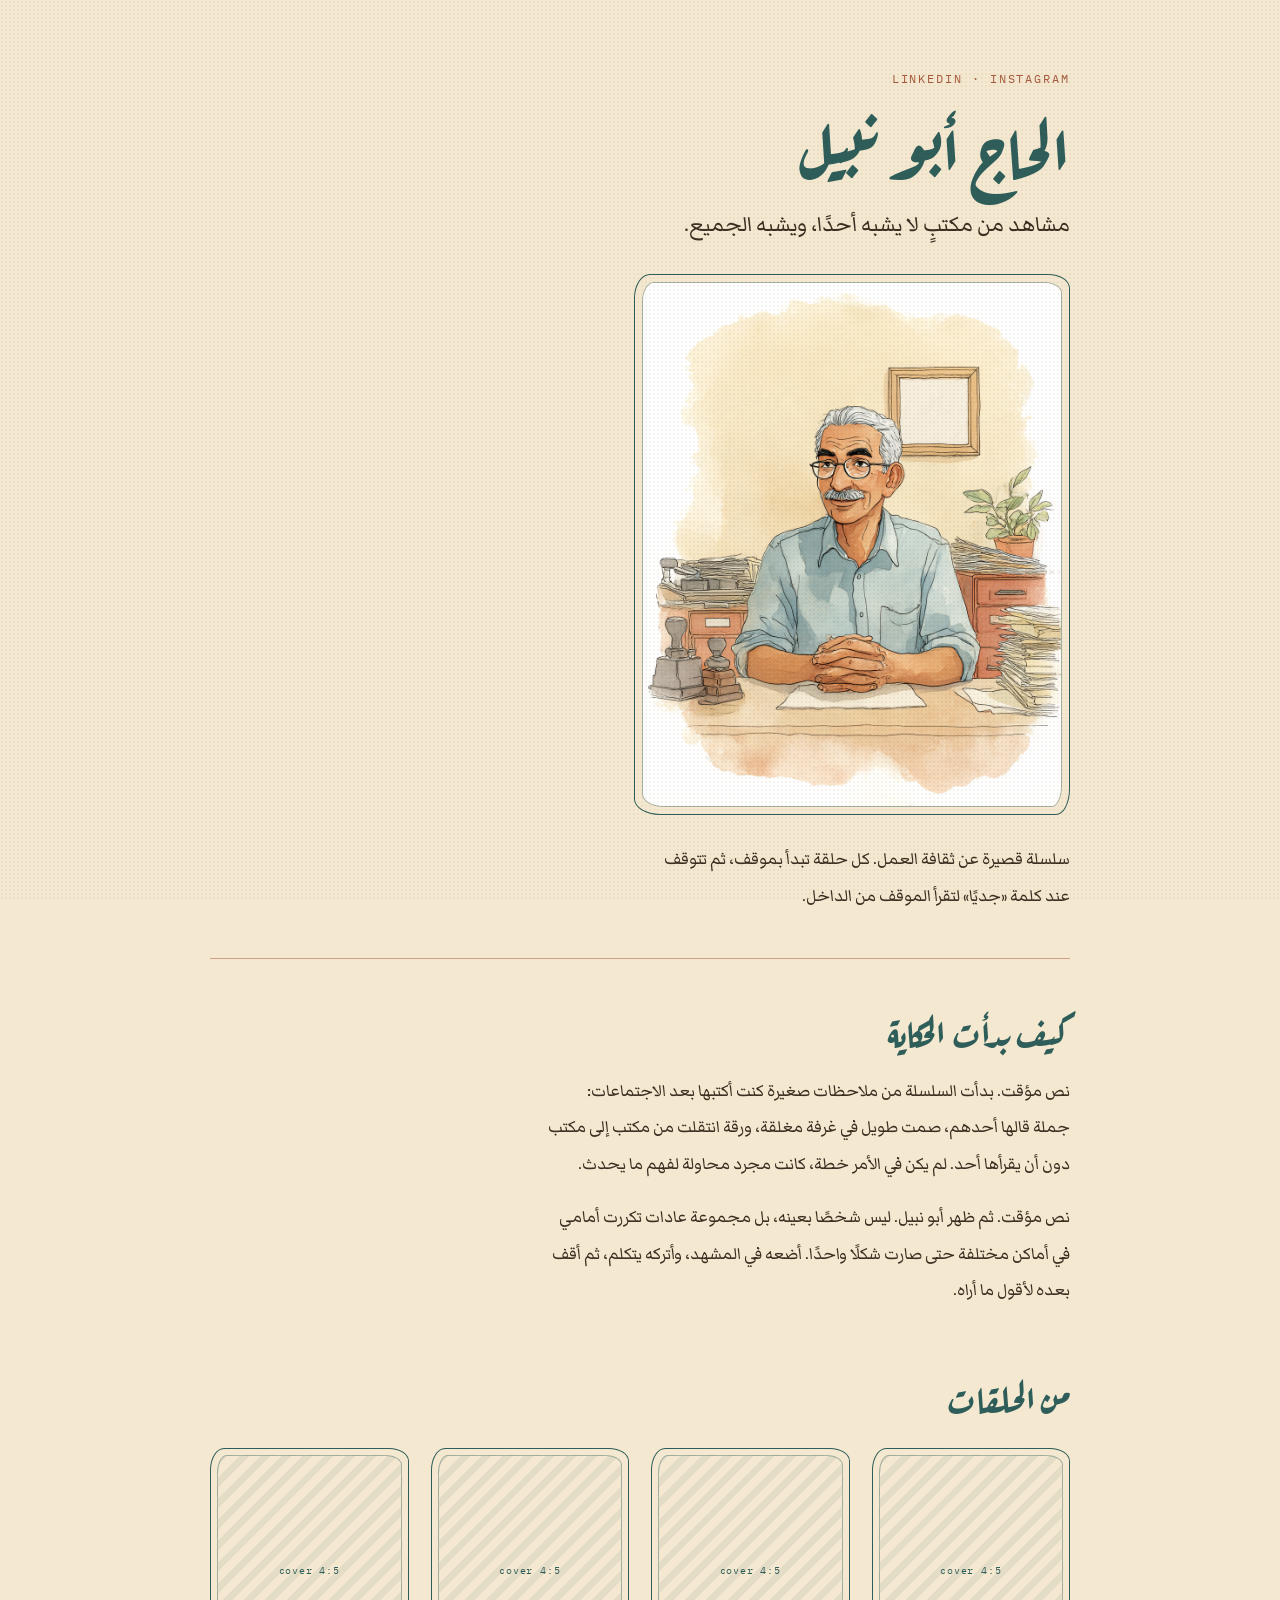
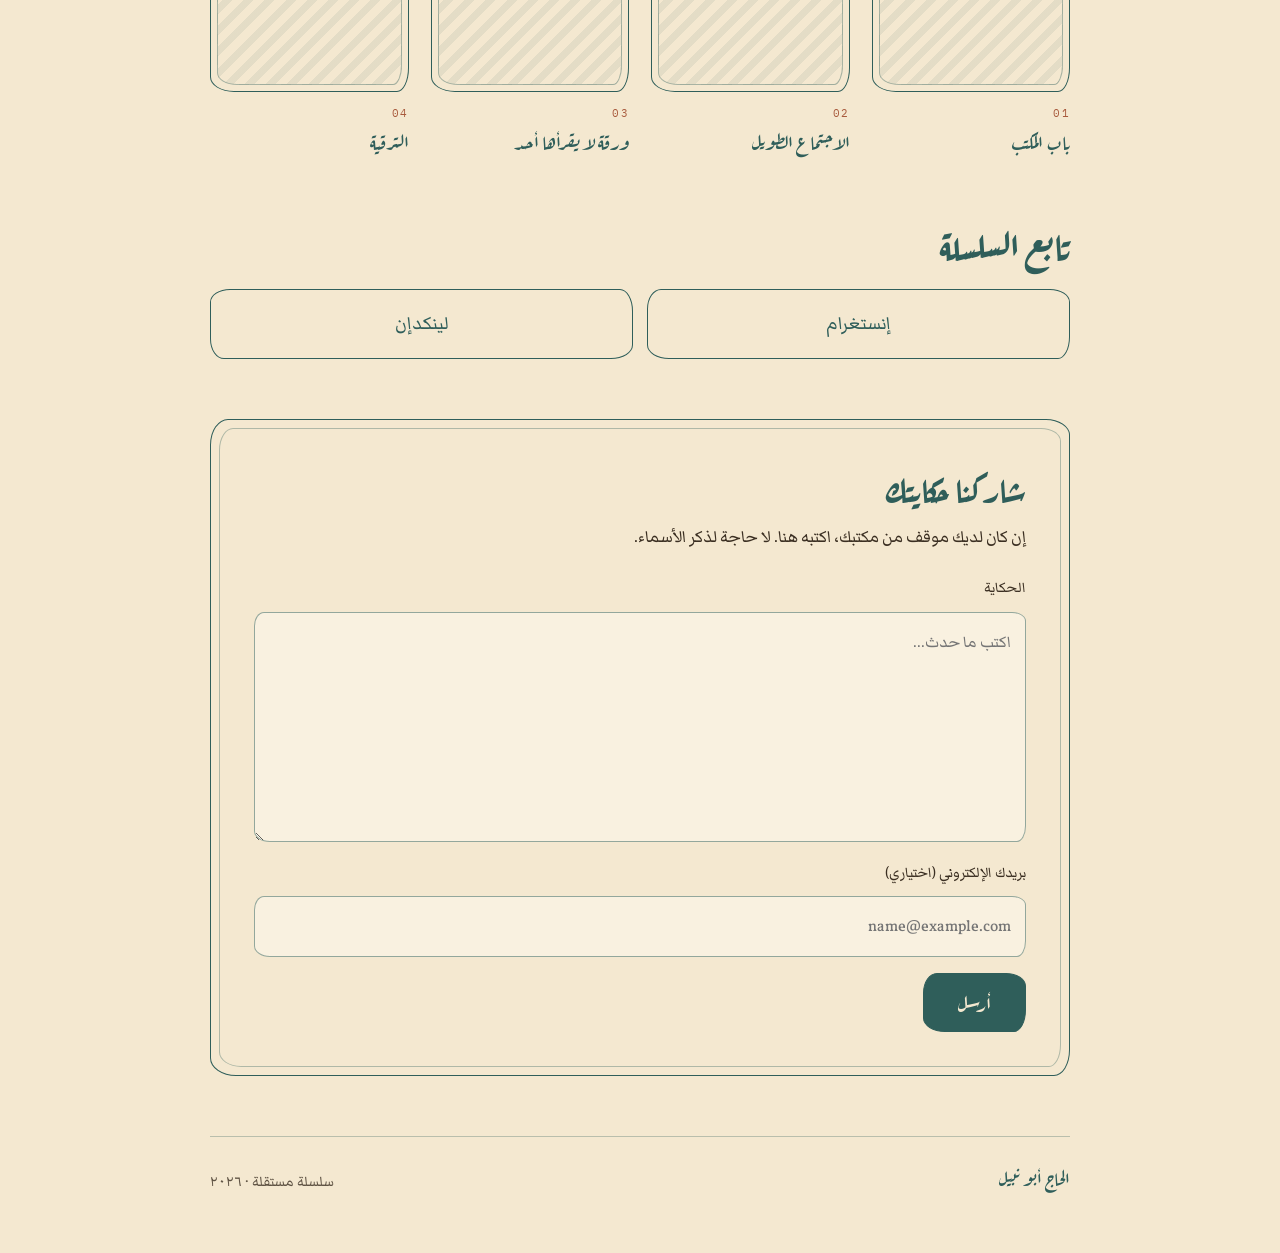
<file: index.html>
<!DOCTYPE html>
<html lang="ar" dir="rtl">
<head>
<meta charset="UTF-8">
<meta name="viewport" content="width=device-width, initial-scale=1">
<title>الحاج أبو نبيل</title>
<link rel="preconnect" href="https://fonts.googleapis.com">
<link rel="preconnect" href="https://fonts.gstatic.com" crossorigin>
<link href="https://fonts.googleapis.com/css2?family=Aref+Ruqaa:wght@400;700&family=Markazi+Text:wght@400;500;600&family=IBM+Plex+Mono:wght@400&display=swap" rel="stylesheet">
<link rel="stylesheet" href="style.css">
</head>
<body>

<div class="grain" aria-hidden="true"></div>

<div class="wrap">

  <header class="hero">
    <div class="hero-heading">
      <p class="eyebrow">LINKEDIN · INSTAGRAM</p>
      <h1>الحاج أبو نبيل</h1>
      <p class="tagline">مشاهد من مكتبٍ لا يشبه أحدًا، ويشبه الجميع.</p>
    </div>

    <div class="frame hero-frame">
      <div class="frame-inner hero-frame-inner">
        <img src="assets/ABU_NABIL_MASTER_V01.png" alt="الحاج أبو نبيل جالسًا إلى مكتبه">
      </div>
    </div>

    <p class="intro">سلسلة قصيرة عن ثقافة العمل. كل حلقة تبدأ بموقف، ثم تتوقف عند كلمة «جديًا» لتقرأ الموقف من الداخل.</p>
  </header>

  <div class="brick-rule"></div>

  <section class="backstory">
    <h2>كيف بدأت الحكاية</h2>
    <p>نص مؤقت. بدأت السلسلة من ملاحظات صغيرة كنت أكتبها بعد الاجتماعات: جملة قالها أحدهم، صمت طويل في غرفة مغلقة، ورقة انتقلت من مكتب إلى مكتب دون أن يقرأها أحد. لم يكن في الأمر خطة، كانت مجرد محاولة لفهم ما يحدث.</p>
    <p>نص مؤقت. ثم ظهر أبو نبيل. ليس شخصًا بعينه، بل مجموعة عادات تكررت أمامي في أماكن مختلفة حتى صارت شكلًا واحدًا. أضعه في المشهد، وأتركه يتكلم، ثم أقف بعده لأقول ما أراه.</p>
  </section>

  <section class="episodes">
    <h2>من الحلقات</h2>
    <div class="episode-grid">

      <a class="episode-card" href="#" target="_blank" rel="noopener">
        <div class="frame episode-frame">
          <div class="frame-inner episode-frame-inner">
            <span class="mono">cover 4:5</span>
          </div>
        </div>
        <div class="episode-meta">
          <span class="episode-no mono">01</span>
          <span class="episode-title">باب المكتب</span>
        </div>
      </a>

      <a class="episode-card" href="#" target="_blank" rel="noopener">
        <div class="frame episode-frame">
          <div class="frame-inner episode-frame-inner">
            <span class="mono">cover 4:5</span>
          </div>
        </div>
        <div class="episode-meta">
          <span class="episode-no mono">02</span>
          <span class="episode-title">الاجتماع الطويل</span>
        </div>
      </a>

      <a class="episode-card" href="#" target="_blank" rel="noopener">
        <div class="frame episode-frame">
          <div class="frame-inner episode-frame-inner">
            <span class="mono">cover 4:5</span>
          </div>
        </div>
        <div class="episode-meta">
          <span class="episode-no mono">03</span>
          <span class="episode-title">ورقة لا يقرأها أحد</span>
        </div>
      </a>

      <a class="episode-card" href="#" target="_blank" rel="noopener">
        <div class="frame episode-frame">
          <div class="frame-inner episode-frame-inner">
            <span class="mono">cover 4:5</span>
          </div>
        </div>
        <div class="episode-meta">
          <span class="episode-no mono">04</span>
          <span class="episode-title">الترقية</span>
        </div>
      </a>

    </div>
  </section>

  <section class="follow">
    <h2>تابع السلسلة</h2>
    <div class="follow-buttons">
      <a class="btn btn-instagram" href="https://www.instagram.com/abounabildiary" target="_blank" rel="noopener">إنستغرام</a>
      <a class="btn btn-linkedin" href="https://linkedin.com" target="_blank" rel="noopener">لينكدإن</a>
    </div>
  </section>

  <section class="share">
    <div class="frame share-frame">
      <div class="frame-inner share-frame-inner">

        <div class="share-head">
          <h2>شاركنا حكايتك</h2>
          <p>إن كان لديك موقف من مكتبك، اكتبه هنا. لا حاجة لذكر الأسماء.</p>
        </div>

        <p class="thanks" id="thanks" hidden>وصلت الحكاية. شكرًا لك.</p>

        <form id="story-form">
          <label>
            <span>الحكاية</span>
            <textarea name="story" rows="6" placeholder="اكتب ما حدث..." required></textarea>
          </label>
          <label>
            <span>بريدك الإلكتروني (اختياري)</span>
            <input type="email" name="email" placeholder="name@example.com">
          </label>
          <button type="submit">أرسل</button>
        </form>

      </div>
    </div>
  </section>

  <footer>
    <span class="footer-mark">الحاج أبو نبيل</span>
    <span class="footer-meta">سلسلة مستقلة · ٢٠٢٦</span>
  </footer>

</div>

<script src="script.js"></script>
</body>
</html>
</file>
<file: style.css>
:root {
  --bg: #f4e8d0;
  --field-bg: #f9f1e0;
  --teal: #2f5e5a;
  --teal-dark: #1f403d;
  --ink: #3b2f22;
  --brick: #a85a3d;

  --font-heading: 'Aref Ruqaa', serif;
  --font-body: 'Markazi Text', serif;
  --font-mono: 'IBM Plex Mono', monospace;
}

html, body {
  margin: 0;
  padding: 0;
  background: var(--bg);
}

body {
  color: var(--ink);
  font-family: var(--font-body);
  font-size: 21px;
  line-height: 1.75;
  min-height: 100vh;
  position: relative;
  -webkit-font-smoothing: antialiased;
}

a {
  color: var(--teal);
  text-decoration-thickness: 1px;
  text-underline-offset: 4px;
}

a:hover {
  color: var(--teal-dark);
}

::selection {
  background: var(--teal);
  color: var(--bg);
}

textarea, input, button {
  font: inherit;
}

h1, h2, p {
  margin: 0;
}

.grain {
  position: fixed;
  inset: 0;
  pointer-events: none;
  z-index: 5;
  opacity: .5;
  background-image: radial-gradient(rgba(59, 47, 34, .10) 1px, transparent 1px);
  background-size: 4px 4px;
}

.wrap {
  max-width: 860px;
  margin: 0 auto;
  padding: 0 22px;
}

/* Hand-drawn frame (shared pattern) — nested borders with intentionally
   uneven radii; each usage below varies the radius slightly on purpose. */
.frame {
  border: 1.5px solid var(--teal);
}

.frame-inner {
  border: 1px solid rgba(47, 94, 90, .4);
  overflow: hidden;
}

/* Hero */

.hero {
  padding: 68px 0 44px;
  display: flex;
  flex-direction: column;
  gap: 26px;
}

.hero-heading {
  display: flex;
  flex-direction: column;
  gap: 10px;
}

.eyebrow {
  font-family: var(--font-mono);
  font-size: 12px;
  letter-spacing: .16em;
  color: var(--brick);
  direction: ltr;
  text-align: right;
}

.hero h1 {
  font-family: var(--font-heading);
  font-weight: 700;
  font-size: clamp(40px, 10vw, 72px);
  line-height: 1.28;
  color: var(--teal);
}

.tagline {
  font-size: clamp(21px, 4.5vw, 27px);
  color: var(--ink);
}

.hero-frame {
  border-radius: 16px 22px 14px 26px / 24px 14px 26px 16px;
  padding: 7px;
  max-width: 420px;
  width: 100%;
}

.hero-frame-inner {
  border-radius: 12px 18px 10px 22px / 20px 11px 22px 13px;
  aspect-ratio: 4 / 5;
}

.hero-frame-inner img {
  width: 100%;
  height: 100%;
  object-fit: cover;
  display: block;
}

.intro {
  max-width: 46ch;
  color: var(--ink);
}

.brick-rule {
  height: 1px;
  background: var(--brick);
  opacity: .5;
  margin: 0 0 44px;
}

/* Section heading shared by backstory / episodes / follow */

.backstory h2,
.episodes h2,
.follow h2,
.share h2 {
  font-family: var(--font-heading);
  font-size: clamp(28px, 6vw, 38px);
  line-height: 1.4;
  color: var(--teal);
}

/* Backstory */

.backstory {
  padding: 0 0 60px;
  display: flex;
  flex-direction: column;
  gap: 16px;
}

.backstory p {
  max-width: 58ch;
}

/* Episodes */

.episodes {
  padding: 0 0 60px;
  display: flex;
  flex-direction: column;
  gap: 26px;
}

.episode-grid {
  display: grid;
  grid-template-columns: repeat(auto-fit, minmax(min(100%, 190px), 1fr));
  gap: 22px;
}

.episode-card {
  display: flex;
  flex-direction: column;
  gap: 12px;
  text-decoration: none;
  color: var(--ink);
}

.episode-frame {
  border-radius: 14px 20px 12px 24px / 22px 13px 24px 15px;
  padding: 6px;
  transition: border-color 150ms;
}

.episode-card:hover .episode-frame {
  border-color: var(--teal-dark);
}

.episode-frame-inner {
  border-color: rgba(47, 94, 90, .38);
  border-radius: 10px 16px 9px 20px / 18px 10px 20px 12px;
  aspect-ratio: 4 / 5;
  display: flex;
  align-items: center;
  justify-content: center;
  background-image: repeating-linear-gradient(135deg, rgba(47, 94, 90, .08) 0 7px, rgba(47, 94, 90, 0) 7px 15px);
}

.episode-frame-inner .mono {
  font-size: 10px;
  letter-spacing: .08em;
  color: var(--teal);
}

.episode-meta {
  display: flex;
  flex-direction: column;
  gap: 2px;
}

.episode-no {
  font-size: 11px;
  letter-spacing: .12em;
  color: var(--brick);
  direction: ltr;
  text-align: right;
}

.episode-title {
  font-family: var(--font-heading);
  font-size: 20px;
  line-height: 1.5;
  color: var(--teal);
}

.mono {
  font-family: var(--font-mono);
}

/* Follow links */

.follow {
  padding: 0 0 60px;
  display: flex;
  flex-direction: column;
  gap: 20px;
}

.follow-buttons {
  display: flex;
  flex-wrap: wrap;
  gap: 14px;
}

.btn {
  flex: 1 1 190px;
  text-align: center;
  padding: 14px 22px;
  border: 1.5px solid var(--teal);
  color: var(--teal);
  text-decoration: none;
  font-size: 23px;
  transition: background-color 150ms, color 150ms;
}

.btn:hover {
  background: var(--teal);
  color: var(--bg);
}

.btn-instagram {
  border-radius: 14px 20px 12px 22px / 20px 13px 22px 14px;
}

.btn-linkedin {
  border-radius: 20px 13px 22px 14px / 13px 22px 14px 20px;
}

/* Share your story */

.share {
  padding: 0 0 60px;
}

.share-frame {
  border-radius: 18px 24px 16px 26px / 26px 16px 26px 18px;
  padding: 8px;
}

.share-frame-inner {
  border-color: rgba(47, 94, 90, .35);
  border-radius: 14px 20px 12px 22px / 22px 13px 22px 15px;
  padding: clamp(22px, 5vw, 34px);
  display: flex;
  flex-direction: column;
  gap: 18px;
}

.share-head {
  display: flex;
  flex-direction: column;
  gap: 8px;
}

.share-head h2 {
  font-size: clamp(26px, 5.5vw, 34px);
}

.share-head p {
  max-width: 46ch;
}

.thanks {
  font-family: var(--font-heading);
  font-size: 22px;
  color: var(--brick);
}

#story-form {
  display: flex;
  flex-direction: column;
  gap: 16px;
}

#story-form label {
  display: flex;
  flex-direction: column;
  gap: 7px;
}

#story-form label > span {
  font-size: 18px;
  color: var(--ink);
}

#story-form textarea,
#story-form input {
  width: 100%;
  box-sizing: border-box;
  background: var(--field-bg);
  color: var(--ink);
  border: 1px solid rgba(47, 94, 90, .5);
  border-radius: 10px 14px 9px 16px / 14px 9px 16px 11px;
  padding: 12px 14px;
  font-size: 20px;
  outline: none;
  transition: border-color 150ms;
}

#story-form textarea {
  resize: vertical;
  line-height: 1.7;
}

#story-form input[type="email"] {
  direction: ltr;
  text-align: right;
}

#story-form textarea:focus,
#story-form input:focus {
  border-color: var(--teal);
}

#story-form button {
  align-self: flex-start;
  min-height: 48px;
  padding: 10px 34px;
  background: var(--teal);
  color: var(--bg);
  border: 1.5px solid var(--teal);
  border-radius: 14px 20px 12px 22px / 20px 13px 22px 14px;
  font-family: var(--font-heading);
  font-size: 21px;
  cursor: pointer;
  transition: background-color 150ms, border-color 150ms;
}

#story-form button:hover {
  background: var(--teal-dark);
  border-color: var(--teal-dark);
}

/* Footer */

footer {
  padding-top: 24px;
  padding-bottom: 54px;
  border-top: 1px solid rgba(47, 94, 90, .3);
  display: flex;
  flex-wrap: wrap;
  gap: 10px;
  justify-content: space-between;
  align-items: baseline;
}

.footer-mark {
  font-family: var(--font-heading);
  font-size: 19px;
  color: var(--teal);
}

.footer-meta {
  font-size: 18px;
  color: var(--ink);
  opacity: .8;
}
</file>
